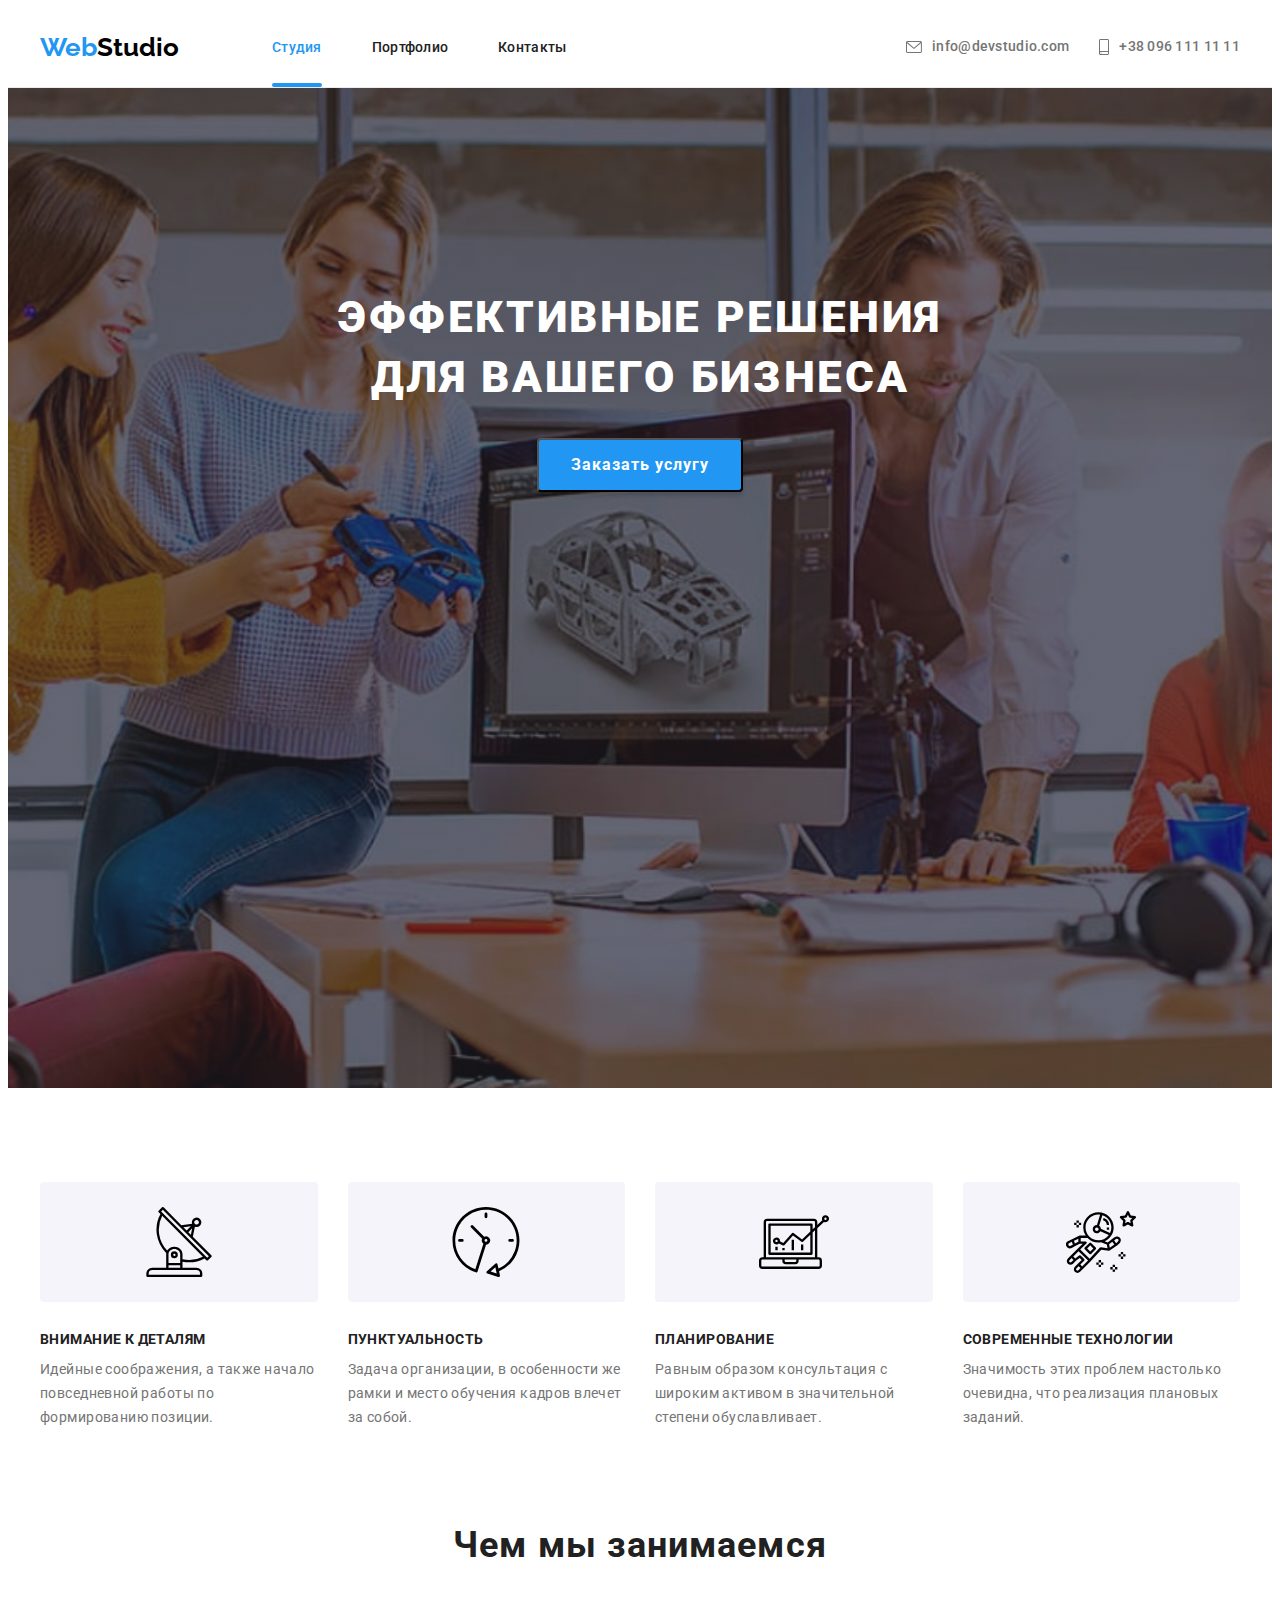
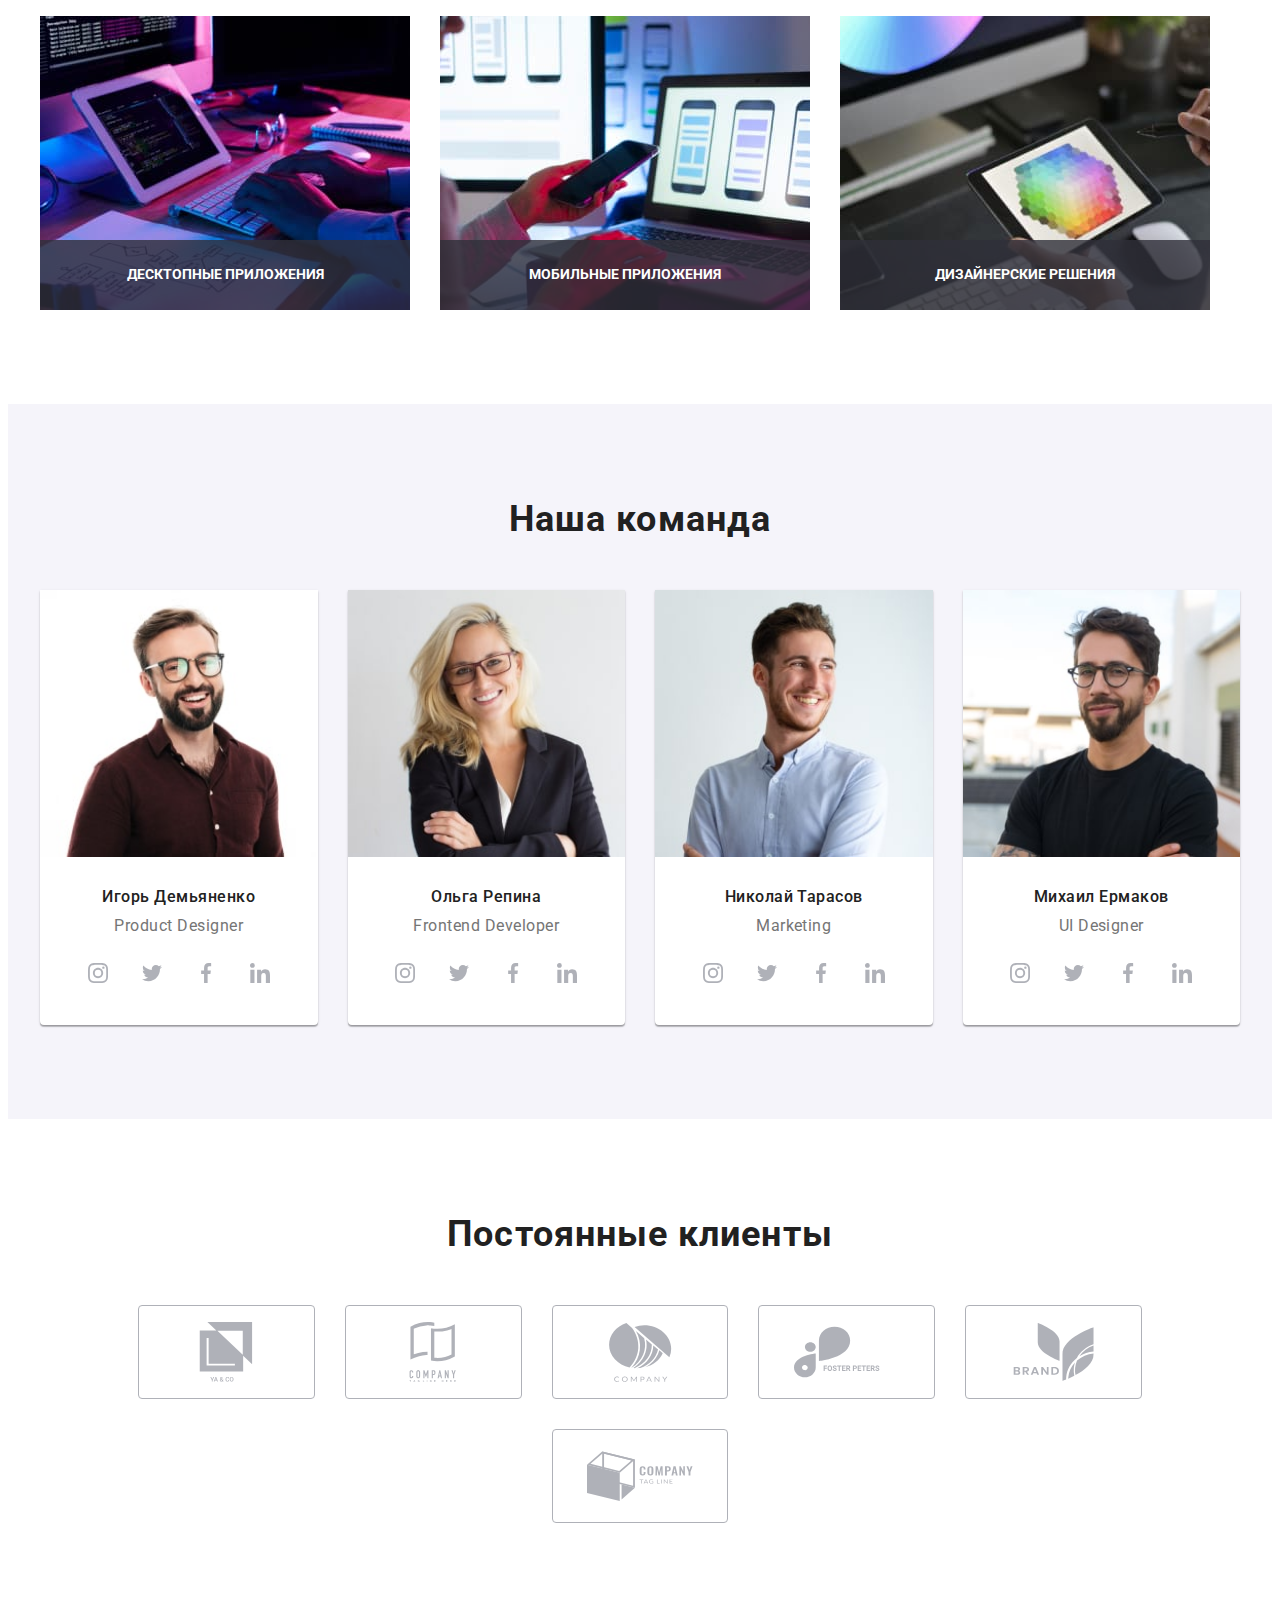
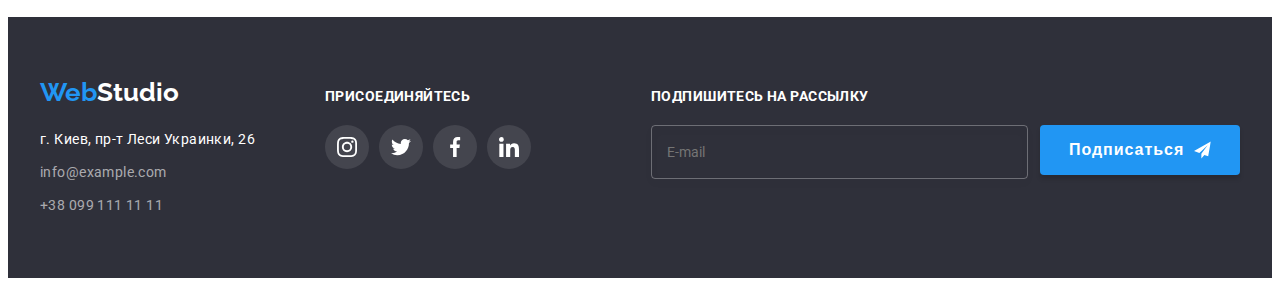
<file: index.html>
<!DOCTYPE html>
<html lang="ru">
  <head>
    <meta charset="UTF-8" />
    <meta http-equiv="X-UA-Compatible" content="IE=edge" />
    <meta name="viewport" content="width=device-width, initial-scale=1.0" />
    <link rel="preconnect" href="https://fonts.googleapis.com" />
    <link rel="preconnect" href="https://fonts.gstatic.com" crossorigin />
    <link
      href="https://fonts.googleapis.com/css2?family=Raleway:wght@700&family=Roboto:wght@400;500;700;900&display=swap"
      rel="stylesheet"
    />
    <title>Студия</title>
    <link
      rel="stylesheet"
      href="https://cdnjs.cloudflare.com/ajax/libs/modern-normalize/1.1.0/modern-normalize.min.css"
      integrity="sha512-wpPYUAdjBVSE4KJnH1VR1HeZfpl1ub8YT/NKx4PuQ5NmX2tKuGu6U/JRp5y+Y8XG2tV+wKQpNHVUX03MfMFn9Q=="
      crossorigin="anonymous"
      referrerpolicy="no-referrer"
    />
    <link rel="stylesheet" href="./css/main.min.css" />
  </head>
  <body>
    <!-- шапка сайта -->
    <header class="header">
      <div class="container main-head">
        <nav class="nav main-head">
          <a lang="en" href="/index.html" class="logo logo--margin-color link">
            <span class="logo__part">Web</span>Studio
          </a>

          <ul class="nav__list list">
            <li class="nav__item">
              <a href="./index.html" class="nav__link current link">Студия</a>
            </li>
            <li class="nav__item">
              <a href="portfolio.html" class="nav__link link">Портфолио</a>
            </li>
            <li class="nav__item">
              <a href="" class="nav__link link">Контакты</a>
            </li>
          </ul>
        </nav>

        <ul class="contacts list">
          <li class="contacts__item">
            <a
              href="mailto:info@devstudio.com"
              class="contacts__link link"
            >
              <svg class="contacts__svg" width="16" height="12">
                <use href="./images/icons.svg#envelope"></use>
              </svg>
              info@devstudio.com</a
            >
          </li>
          <li class="contacts__item">
            <a href="tel:+380961111111" class="contacts__link link" >
              <svg class="contacts__svg" width="10" height="16">
                <use href="./images/icons.svg#smartphone"></use>
              </svg>
              +38 096 111 11 11</a
            >
          </li>
        </ul>
        <button type="button" class="menu-open-btn">
          <svg width="40" height="40">
            <use href="./images/icons.svg#icon-open-menu"></use>
          </svg>
        </button>
      </div>
      <div class="mob-menu is-hidden">
        <div class="container">
          <div class="mob-menu__top">
            <button type="button" class="menu-close-btn">
              <svg width="40" height="40">
                <use href="./images/icons.svg#icon-close-menu"></use>
              </svg>
            </button>
            <ul class="mob-menu__list list">
              <li class="mob-menu__item">
                <a href="" class="mob-menu__link link current">Студия</a>
              </li>
              <li class="mob-menu__item">
                <a href="./portfolio.html" class="mob-menu__link link"
                  >Портфолио</a
                >
              </li>
              <li class="mob-menu__item">
                <a href="" class="mob-menu__link link">Контакты</a>
              </li>
            </ul>
          </div>
          <div class="mob-menu__bottom">
            <ul class="mob-menu-contacts list">
              <li class="mob-menu-contacts__item">
                <a href="tel:+380961111111" class="mob-menu-contacts__tel link">
                  +38 096 111 11 11</a
                >
              </li>
              <li class="mob-menu-contacts__item">
                <a
                  href="mailto:info@devstudio.com"
                  class="mob-menu-contacts__mail link"
                >
                  info@devstudio.com</a
                >
              </li>
            </ul>
            <ul class="mob-menu-soc list">
              <li class="mob-menu-soc__item">
                <a href="" class="mob-menu-soc__link link">Instagram</a>
              </li>
              <li class="mob-menu-soc__item">
                <a href="" class="mob-menu-soc__link link">Twitter</a>
              </li>
              <li class="mob-menu-soc__item">
                <a href="" class="mob-menu-soc__link link">Facebook</a>
              </li>
              <li class="mob-menu-soc__item">
                <a href="" class="mob-menu-soc__link link">LinkedIn</a>
              </li>
            </ul>
          </div>
        </div>
      </div>
    </header>

    <!-- герой -->
    <main>
      <div class="overlay">
        <section class="hero">
          <div class="container">
            <h1 class="hero__title">
              Эффективные решения <br />
              для вашего бизнеса
            </h1>
            <button type="button" class="hero__button" data-modal-open>
              Заказать услугу
            </button>
          </div>
        </section>
      </div>
      <!-- Особенности -->
      <section class="features">
        <div class="container">
          <h2 class="visually-hidden">О нас</h2>
          <ul class="features__list list">
            <li class="features__item">
              <div class="features__box">
                <svg class="features__icon" width="70" height="70">
                  <use href="./images/icons.svg#antenna"></use>
                </svg>
              </div>
              <h3 class="features__title">Внимание к деталям</h3>
              <p class="features__text">
                Идейные соображения, а также начало повседневной работы по
                формированию позиции.
              </p>
            </li>
            <li class="features__item">
              <div class="features__box">
                <svg class="features__icon" width="70" height="70">
                  <use href="./images/icons.svg#clock"></use>
                </svg>
              </div>
              <h3 class="features__title">Пунктуальность</h3>
              <p class="features__text">
                Задача организации, в особенности же рамки и место обучения
                кадров влечет за собой.
              </p>
            </li>
            <li class="features__item">
              <div class="features__box">
                <svg class="features__icon" width="70" height="70">
                  <use href="./images/icons.svg#diagram"></use>
                </svg>
              </div>
              <h3 class="features__title">Планирование</h3>
              <p class="features__text">
                Равным образом консультация с широким активом в значительной
                степени обуславливает.
              </p>
            </li>
            <li class="features__item">
              <div class="features__box">
                <svg class="features__icon" width="70" height="70">
                  <use href="./images/icons.svg#astronaut"></use>
                </svg>
              </div>
              <h3 class="features__title">Современные технологии</h3>
              <p class="features__text">
                Значимость этих проблем настолько очевидна, что реализация
                плановых заданий.
              </p>
            </li>
          </ul>
        </div>
      </section>

      <section class="work">
        <div class="container">
          <h2 class="work__title">Чем мы занимаемся</h2>
          <ul class="work__list list">
            <li class="work__item">
              <img
                srcset="
                  ./images/first-work-1x.jpg  1x,
                  ./images/first-work-2x.jpeg 2x
                "
                src="./images/first-work-1x.jpg"
                alt="разработка сайтов"
                width="370"
                height="294"
              />
              <div class="work__top">
                <h3 class="work__variants">Десктопные приложения</h3>
              </div>
            </li>
            <li class="work__item">
              <img
                srcset="
                  ./images/second-work-1x.jpg  1x,
                  ./images/second-work-2x.jpeg 2x
                "
                src="./images/second-work-1x.jpg"
                alt="разработка мобильных приложений"
                width="370"
                height="294"
              />
              <div class="work__top">
                <h3 class="work__variants">Мобильные приложения</h3>
              </div>
            </li>
            <li class="work__item">
              <img
                srcset="
                  ./images/third-work-1x.jpg  1x,
                  ./images/third-work-2x.jpeg 2x
                "
                src="./images/third-work-1x.jpg"
                alt="разработка дизайна"
                width="370"
                height="294"
              />
              <div class="work__top">
                <h3 class="work__variants">Дизайнерские решения</h3>
              </div>
            </li>
          </ul>
        </div>
      </section>

      <!-- Наша команда -->
      <section class="masters">
        <div class="container">
          <h2 class="masters__title">Наша команда</h2>
          <ul class="card-list list">
            <li class="card-list__item">
              <div class="card-list__top-wrap">
                <picture>
                  <source
                    srcset="
                      ./images/1-master-desktop-1x.jpeg 1x,
                      ./images/1-master-desktop-2x.jpeg 2x
                    "
                    media="(min-width: 1200px)"
                  />
                  <source
                    srcset="
                      ./images/1-master-tab-1x.jpeg 1x,
                      ./images/1-master-tab-2x.jpeg 2x
                    "
                    media="(min-width: 768px)"
                  />
                  <source
                    srcset="
                      ./images/1-master-mob-1x.jpeg 1x,
                      ./images/1-master-mob-2x.jpeg 2x
                    "
                    media="(min-width: 480px)"
                  />
                  <img
                    src="./images/1-master-mob-1x.jpeg"
                    alt="Игорь Демьяненко"
                    width="270"
                  />
                </picture>
              </div>
              <div class="profile">
                <h3 class="profile__item-title">Игорь Демьяненко</h3>
                <p lang="en" class="profile__item-text">Product Designer</p>
                <ul class="socials list">
                  <li class="socials__item">
                    <a href="" class="socials__link link">
                      <svg class="socials__icon" width="20" height="20">
                        <use href="./images/icons.svg#instagram"></use>
                      </svg>
                    </a>
                  </li>
                  <li class="socials__item">
                    <a href="" class="socials__link link">
                      <svg class="socials__icon" width="20" height="20">
                        <use href="./images/icons.svg#twitter"></use>
                      </svg>
                    </a>
                  </li>
                  <li class="socials__item">
                    <a href="" class="socials__link link">
                      <svg class="socials__icon" width="20" height="20">
                        <use href="./images/icons.svg#facebook"></use>
                      </svg>
                    </a>
                  </li>
                  <li class="socials__item">
                    <a href="" class="socials__link link">
                      <svg class="socials__icon" width="20" height="20">
                        <use href="./images/icons.svg#linkedin"></use>
                      </svg>
                    </a>
                  </li>
                </ul>
              </div>
            </li>
            <li class="card-list__item">
              <div class="card-list__top-wrap">
                <picture>
                  <source
                    srcset="
                      ./images/2-master-desktop-1x.jpeg 1x,
                      ./images/2-master-desktop-2x.jpeg 2x
                    "
                    media="(min-width: 1200px)"
                  />
                  <source
                    srcset="
                      ./images/2-master-tab-1x.jpeg 1x,
                      ./images/2-master-tab-2x.jpeg 2x
                    "
                    media="(min-width: 768px)"
                  />
                  <source
                    srcset="
                      ./images/2-master-mob-1x.jpeg 1x,
                      ./images/2-master-mob-2x.jpeg 2x
                    "
                    media="(min-width: 480px)"
                  />
                  <img
                    src="./images/2-master-mob-1x.jpeg"
                    alt="Ольга Репина"
                    width="270"
                  />
                </picture>
              </div>
              <div class="profile">
                <h3 class="profile__item-title">Ольга Репина</h3>
                <p lang="en" class="profile__item-text">Frontend Developer</p>
                <ul class="socials list">
                  <li class="socials__item">
                    <a href="" class="socials__link link">
                      <svg class="socials__icon" width="20" height="20">
                        <use href="./images/icons.svg#instagram"></use>
                      </svg>
                    </a>
                  </li>
                  <li class="socials__item">
                    <a href="" class="socials__link link">
                      <svg class="socials__icon" width="20" height="20">
                        <use href="./images/icons.svg#twitter"></use>
                      </svg>
                    </a>
                  </li>
                  <li class="socials__item">
                    <a href="" class="socials__link link">
                      <svg class="socials__icon" width="20" height="20">
                        <use href="./images/icons.svg#facebook"></use>
                      </svg>
                    </a>
                  </li>
                  <li class="socials__item">
                    <a href="" class="socials__link link">
                      <svg class="socials__icon" width="20" height="20">
                        <use href="./images/icons.svg#linkedin"></use>
                      </svg>
                    </a>
                  </li>
                </ul>
              </div>
            </li>
            <li class="card-list__item">
              <div class="card-list__top-wrap">
                <picture>
                  <source
                    srcset="
                      ./images/3-master-desktop-1x.jpeg 1x,
                      ./images/3-master-desktop-2x.jpeg 2x
                    "
                    media="(min-width: 1200px)"
                  />
                  <source
                    srcset="
                      ./images/3-master-tab-1x.jpeg 1x,
                      ./images/3-master-tab-2x.jpeg 2x
                    "
                    media="(min-width: 768px)"
                  />
                  <source
                    srcset="
                      ./images/3-master-mob-1x.jpeg 1x,
                      ./images/3-master-mob-2x.jpeg 2x
                    "
                    media="(min-width: 480px)"
                  />
                  <img
                    src="./images/3-master-mob-1x.jpeg"
                    alt="Николай Тарасов"
                    width="270"
                  />
                </picture>
              </div>
              <div class="profile">
                <h3 class="profile__item-title">Николай Тарасов</h3>
                <p lang="en" class="profile__item-text">Marketing</p>
                <ul class="socials list">
                  <li class="socials__item">
                    <a href="" class="socials__link link">
                      <svg class="socials__icon" width="20" height="20">
                        <use href="./images/icons.svg#instagram"></use>
                      </svg>
                    </a>
                  </li>
                  <li class="socials__item">
                    <a href="" class="socials__link link">
                      <svg class="socials__icon" width="20" height="20">
                        <use href="./images/icons.svg#twitter"></use>
                      </svg>
                    </a>
                  </li>
                  <li class="socials__item">
                    <a href="" class="socials__link link">
                      <svg class="socials__icon" width="20" height="20">
                        <use href="./images/icons.svg#facebook"></use>
                      </svg>
                    </a>
                  </li>
                  <li class="socials__item">
                    <a href="" class="socials__link link">
                      <svg class="socials__icon" width="20" height="20">
                        <use href="./images/icons.svg#linkedin"></use>
                      </svg>
                    </a>
                  </li>
                </ul>
              </div>
            </li>
            <li class="card-list__item">
              <div class="card-list__top-wrap">
                <picture>
                  <source
                    srcset="
                      ./images/4-master-desktop-1x.jpeg 1x,
                      ./images/4-master-desktop-2x.jpeg 2x
                    "
                    media="(min-width: 1200px)"
                  />
                  <source
                    srcset="
                      ./images/4-master-tab-1x.jpeg 1x,
                      ./images/4-master-tab-2x.jpeg 2x
                    "
                    media="(min-width: 768px)"
                  />
                  <source
                    srcset="
                      ./images/4-master-mob-1x.jpeg 1x,
                      ./images/4-master-mob-2x.jpeg 2x
                    "
                    media="(min-width: 480px)"
                  />
                  <img
                    src="./images/4-master-desktop-1x.jpeg"
                    alt="Михаил Ермаков"
                    width="270"
                  />
                </picture>
              </div>
              <div class="profile">
                <h3 class="profile__item-title">Михаил Ермаков</h3>
                <p lang="en" class="profile__item-text">UI Designer</p>
                <ul class="socials list">
                  <li class="socials__item">
                    <a href="" class="socials__link link">
                      <svg class="socials__icon" width="20" height="20">
                        <use href="./images/icons.svg#instagram"></use>
                      </svg>
                    </a>
                  </li>
                  <li class="socials__item">
                    <a href="" class="socials__link link">
                      <svg class="socials__icon" width="20" height="20">
                        <use href="./images/icons.svg#twitter"></use>
                      </svg>
                    </a>
                  </li>
                  <li class="socials__item">
                    <a href="" class="socials__link link">
                      <svg class="socials__icon" width="20" height="20">
                        <use href="./images/icons.svg#facebook"></use>
                      </svg>
                    </a>
                  </li>
                  <li class="socials__item">
                    <a href="" class="socials__link link">
                      <svg class="socials__icon" width="20" height="20">
                        <use href="./images/icons.svg#linkedin"></use>
                      </svg>
                    </a>
                  </li>
                </ul>
              </div>
            </li>
          </ul>
        </div>
      </section>

      <!-- Clients -->
      <section class="clients">
        <div class="container">
          <h2 class="clients__title">Постоянные клиенты</h2>
          <ul class="clients__list">
            <li class="clients__item link">
              <a href="" class="clients__link link">
                <svg class="clients__icon" width="106" height="60">
                  <use href="./images/icons.svg#first-company"></use>
                </svg>
              </a>
            </li>
            <li class="clients__item list">
              <a href="" class="clients__link link">
                <svg class="clients__icon" width="106" height="60">
                  <use href="./images/icons.svg#second-company"></use>
                </svg>
              </a>
            </li>
            <li class="clients__item list">
              <a href="" class="clients__link link">
                <svg class="clients__icon" width="106" height="60">
                  <use href="./images/icons.svg#third-company"></use>
                </svg>
              </a>
            </li>
            <li class="clients__item list">
              <a href="" class="clients__link link">
                <svg class="clients__icon" width="106" height="60">
                  <use href="./images/icons.svg#fourth-company"></use>
                </svg>
              </a>
            </li>
            <li class="clients__item list">
              <a href="" class="clients__link link">
                <svg class="clients__icon" width="106" height="60">
                  <use href="./images/icons.svg#fifth-company"></use>
                </svg>
              </a>
            </li>
            <li class="clients__item list">
              <a href="" class="clients__link link">
                <svg class="clients__icon" width="106" height="60">
                  <use href="./images/icons.svg#sixth-company"></use>
                </svg>
              </a>
            </li>
          </ul>
        </div>
      </section>
    </main>

    <!-- Футер -->
    <footer class="footer">
      <div class="container main-footer">
        <div>
          <a lang="en" href="" class="logo logo--footer link">
            <span class="logo__part">Web</span>Studio</a
          >
          <address class="address">
            <ul class="address__list list">
              <li class="address__item">
                <a
                  href="https://goo.gl/maps/uECxK9UDxvSxDsX19"
                  target="_blank"
                  class="address__location link"
                  rel="noopener nofollow noreferrer"
                >
                  г. Киев, пр-т Леси Украинки, 26</a
                >
              </li>
              <li class="address__item">
                <a href="mailto:info@example.com" class="address__link link"
                  >info@example.com</a
                >
              </li>
              <li class="address__item">
                <a href="tel:+380991111111" class="address__link link"
                  >+38 099 111 11 11</a
                >
              </li>
            </ul>
          </address>
        </div>

        <div class="join">
          <h2 class="join__title">ПРИСОЕДИНЯЙТЕСЬ</h2>
          <ul class="socials list">
            <li class="socials__item list">
              <a href="" class="socials__link socials__link--color-transition link">
                <svg class="socials__icon" width="20" height="20">
                  <use href="./images/icons.svg#instagram"></use>
                </svg>
              </a>
            </li>
            <li class="socials__item list">
              <a href="" class="socials__link socials__link--color-transition link">
                <svg class="socials__icon" width="20" height="20">
                  <use href="./images/icons.svg#twitter"></use>
                </svg>
              </a>
            </li>
            <li class="socials__item list">
              <a href="" class="socials__link socials__link--color-transition link">
                <svg class="socials__icon" width="20" height="20">
                  <use href="./images/icons.svg#facebook"></use>
                </svg>
              </a>
            </li>
            <li class="socials__item list">
              <a href="" class="socials__link socials__link--color-transition link">
                <svg class="socials__icon" width="20" height="20">
                  <use href="./images/icons.svg#linkedin"></use>
                </svg>
              </a>
            </li>
          </ul>
        </div>

        <div class="subscribe">
          <h2 class="subscribe__title">Подпишитесь на рассылку</h2>
          <form class="subscribe-form">
            <input
              type="email"
              class="subscribe-form__input"
              name="subscribe-input-email"
              id="subscribe-label"
              placeholder=" "
            />
            <label for="subscribe-label" class="subscribe-form__label">E-mail</label>
            <button type="submit" class="subscribe-btn">
              Подписаться
              <svg width="24" height="24" class="subscribe-btn__icon">
                <use href="./images/icons.svg#icon-send"></use>
              </svg>
            </button>
          </form>
        </div>
      </div>
    </footer>

    <div class="backdrop is-hidden" data-modal>
      <div class="modal">
        <button type="button" class="modal__close-btn" data-modal-close>
          <svg class="close-icon" width="18" height="18">
            <use href="./images/icons.svg#close-black-18dp-2-1"></use>
          </svg>
        </button>
        <p class="modal__title">Оставьте свои данные, мы вам перезвоним</p>
        <form>
          <div class="modal__field">
            <label for="user-name" class="modal__label">Имя</label>
            <div class="modal__input-wrap">
              <input
                type="text"
                class="modal__input"
                name="user-name"
                id="user-name"
              />
              <svg class="modal__icon" width="18" height="18">
                <use href="./images/icons.svg#person-black"></use>
              </svg>
            </div>
          </div>
          <div class="modal__field">
            <label for="user-tel" class="modal-label">Телефон</label>
            <div class="modal__input-wrap">
              <input
                type="tel"
                class="modal__input"
                name="user-tel"
                id="user-tel"
              />
              <svg class="modal__icon" width="18" height="18">
                <use href="./images/icons.svg#phone-black"></use>
              </svg>
            </div>
          </div>
          <div class="modal__field">
            <label for="user-email" class="modal__label">Почта</label>
            <div class="modal__input-wrap">
              <input
                type="email"
                class="modal__input"
                name="user-email"
                id="user-email"
              />
              <svg class="modal__icon" width="18" height="18">
                <use href="./images/icons.svg#email-black"></use>
              </svg>
            </div>
          </div>
          <div class="modal__commentbox">
            <label for="user-text" class="modal__label">Комментарий</label>
            <textarea
              name="user-text"
              id="user-text"
              class="modal__text"
              placeholder="Введите текст"
            ></textarea>
          </div>

          <div class="modal__checkbox">
            <input
              type="checkbox"
              name="privacy"
              value="true"
              class="modal__check visually-hidden"
              id="privacy"
            />
            <label for="privacy" class="modal__check-text">
              <span> Соглашаюсь с рассылкой и принимаю</span>
              <a href="" class="modal__label-part"> Условия договора</a>
            </label>
          </div>
          <div class="modal__button">
            <button type="submit" class="modal__btn">Отправить</button>
          </div>
        </form>
      </div>
    </div>
    <script src="./js/modal.js"></script>
    <script src="./js/menu.js"></script>
  </body>
</html>
</file>
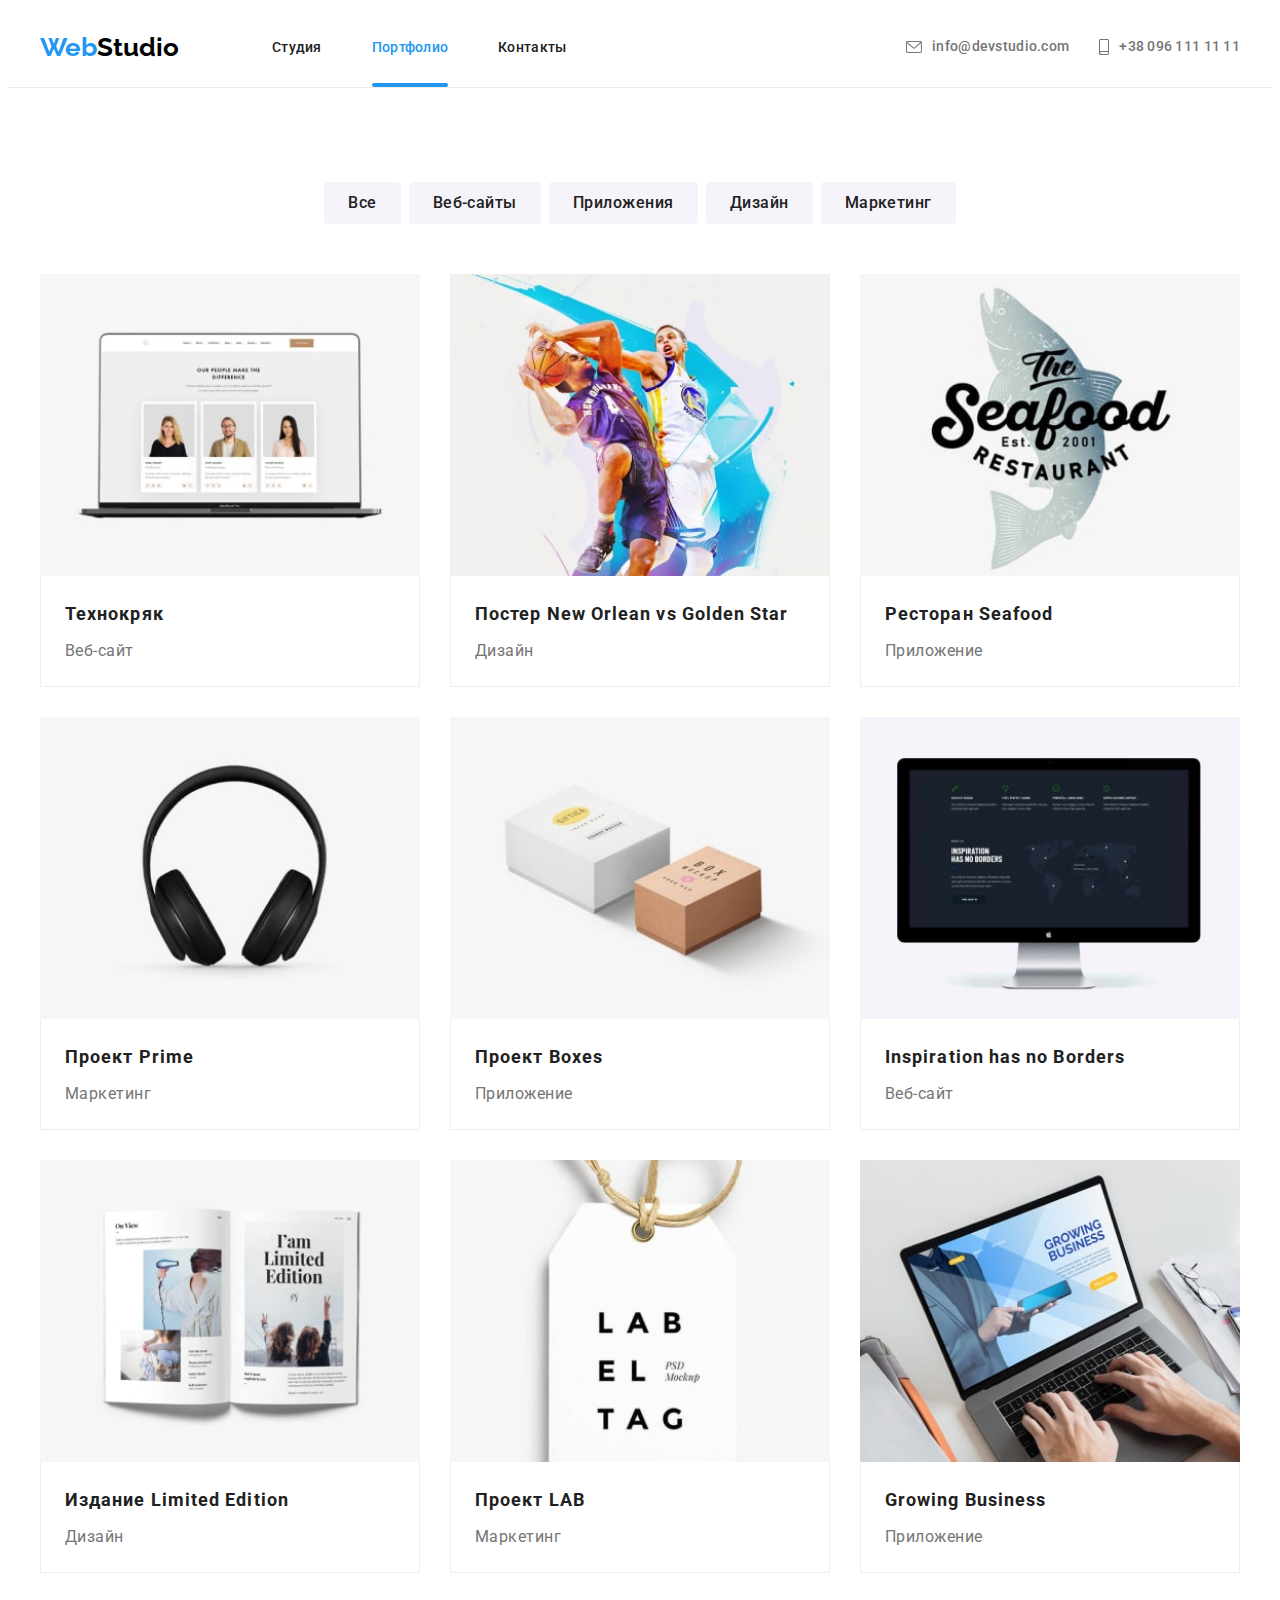
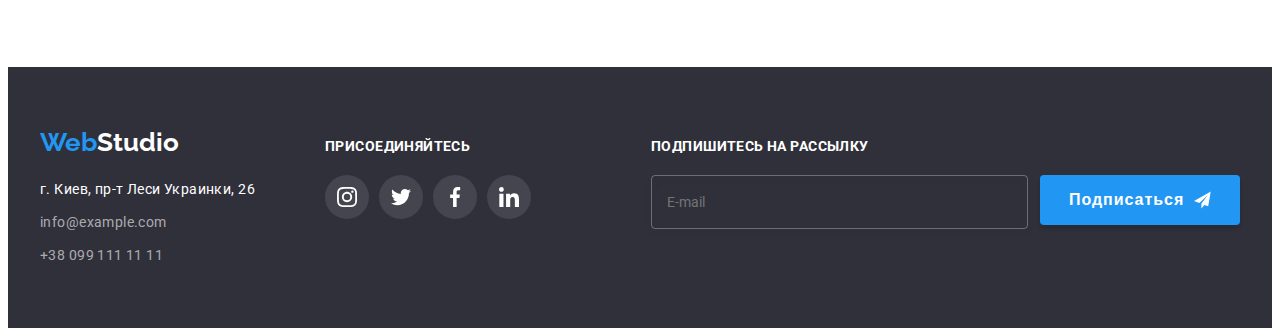
<file: portfolio.html>
<!DOCTYPE html>
<html lang="ru">
  <head>
    <meta charset="UTF-8" />
    <meta http-equiv="X-UA-Compatible" content="IE=edge" />
    <meta name="viewport" content="width=device-width, initial-scale=1.0" />
    <link rel="preconnect" href="https://fonts.googleapis.com" />
    <link rel="preconnect" href="https://fonts.gstatic.com" crossorigin />
    <link
      href="https://fonts.googleapis.com/css2?family=Raleway:wght@700&family=Roboto:wght@400;500;700;900&display=swap"
      rel="stylesheet"
    />
    <title>Портфолио</title>
    <link
      rel="stylesheet"
      href="https://cdnjs.cloudflare.com/ajax/libs/modern-normalize/1.1.0/modern-normalize.min.css"
      integrity="sha512-wpPYUAdjBVSE4KJnH1VR1HeZfpl1ub8YT/NKx4PuQ5NmX2tKuGu6U/JRp5y+Y8XG2tV+wKQpNHVUX03MfMFn9Q=="
      crossorigin="anonymous"
      referrerpolicy="no-referrer"
    />
    <link rel="stylesheet" href="./css/main.min.css" />
  </head>
  <body>
    <!-- шапка сайта -->
    <header class="header">
      <div class="container main-head">
        <nav class="nav main-head">
          <a lang="en" href="/index.html" class="logo logo--margin-color link">
            <span class="logo__part">Web</span>Studio
          </a>

          <ul class="nav__list list">
            <li class="nav__item">
              <a href="./index.html" class="nav__link link">Студия</a>
            </li>
            <li class="nav__item">
              <a href="portfolio.html" class="nav__link current link">Портфолио</a>
            </li>
            <li class="nav__item">
              <a href="" class="nav__link link">Контакты</a>
            </li>
          </ul>
        </nav>

        <ul class="contacts list">
          <li class="contacts__item">
            <a href="mailto:info@devstudio.com" class="contacts__link link">
              <svg class="contacts__svg" width="16" height="12">
                <use href="./images/icons.svg#envelope"></use>
              </svg>
              info@devstudio.com</a
            >
          </li>
          <li class="contacts__item">
            <a href="tel:+380961111111" class="contacts__link link">
              <svg class="contacts__svg" width="10" height="16">
                <use href="./images/icons.svg#smartphone"></use>
              </svg>
              +38 096 111 11 11</a
            >
          </li>
        </ul>
        <button type="button" class="menu-open-btn">
          <svg width="40" height="40">
            <use href="./images/icons.svg#icon-open-menu"></use>
          </svg>
        </button>
      </div>
      <div class="mob-menu is-hidden">
        <div class="container">
          <div class="mob-menu__top">
            <button type="button" class="menu-close-btn">
              <svg width="40" height="40">
                <use href="./images/icons.svg#icon-close-menu"></use>
              </svg>
            </button>
            <ul class="mob-menu__list list">
              <li class="mob-menu__item">
                <a href="./index.html" class="mob-menu__link link current">Студия</a>
              </li>
              <li class="mob-menu__item">
                <a href="" class="mob-menu__link link"
                  >Портфолио</a
                >
              </li>
              <li class="mob-menu__item">
                <a href="" class="mob-menu__link link">Контакты</a>
              </li>
            </ul>
          </div>
          <div class="mob-menu__bottom">
            <ul class="mob-menu-contacts list">
              <li class="mob-menu-contacts__item">
                <a href="tel:+380961111111" class="mob-menu-contacts__tel link">
                  +38 096 111 11 11</a
                >
              </li>
              <li class="mob-menu-contacts__item">
                <a
                  href="mailto:info@devstudio.com"
                  class="mob-menu-contacts__mail link"
                >
                  info@devstudio.com</a
                >
              </li>
            </ul>
            <ul class="mob-menu-soc list">
              <li class="mob-menu-soc__item">
                <a href="" class="mob-menu-soc__link link">Instagram</a>
              </li>
              <li class="mob-menu-soc__item">
                <a href="" class="mob-menu-soc__link link">Twitter</a>
              </li>
              <li class="mob-menu-soc__item">
                <a href="" class="mob-menu-soc__link link">Facebook</a>
              </li>
              <li class="mob-menu-soc__item">
                <a href="" class="mob-menu-soc__link link">LinkedIn</a>
              </li>
            </ul>
          </div>
        </div>
      </div>
    </header>

    <!-- -------- portfolio main------------  -->
    <main>
      <section class="section">
        <div class="container">
          <h1 class="visually-hidden">portfolio</h1>
          <ul class="works-nav list">
            <li class="works-nav__item">
              <button type="button" class="works-nav__button">Все</button>
            </li>
            <li class="works-nav__item">
              <button type="button" class="works-nav__button">Веб-сайты</button>
            </li>
            <li class="works-nav__item">
              <button type="button" class="works-nav__button">
                Приложения
              </button>
            </li>
            <li class="works-nav__item">
              <button type="button" class="works-nav__button">Дизайн</button>
            </li>
            <li class="works-nav__item">
              <button type="button" class="works-nav__button">Маркетинг</button>
            </li>
          </ul>

          <ul class="works-list list">
            <li class="works-list__item">
              <a href="" class="works-list__link link">
                <div class="box-works">
                  <picture>
                    <source
                      srcset="
                        ./images/1-portf-works-desktop-1x.jpeg 1x,
                        ./images/1-portf-works-desktop-2x.jpeg 2x
                      "
                      media="(min-width: 1200px)"
                    />
                    <source
                      srcset="
                        ./images/1-portf-works-tab-1x.jpeg 1x,
                        ./images/1-portf-works-tab-2x.jpeg 2x
                      "
                      media="(min-width: 768px)"
                    />
                    <source
                      srcset="
                        ./images/1-portf-works-mob-1x.jpeg 1x,
                        ./images/1-portf-works-mob-2x.jpeg 2x
                      "
                      media="(min-width: 480px)"
                    />
                    <img
                      src="./images/1-portf-works-mob-1x.jpeg"
                      alt="Технокряк"
                      width="450"
                    />
                  </picture>

                  <p class="box-works__text">
                    Ресурс предлагает комплексные предложения с разным уровнем
                    функционала и сервисов. Все это позволит посетителю получить
                    исчерпывающие сведения о компании или частном лице.
                  </p>
                </div>
                <div class="project">
                  <h2 class="project__title">Технокряк</h2>
                  <p class="project__text">Веб-сайт</p>
                </div></a
              >
            </li>

            <li class="works-list__item">
              <a href="" class="works-link link">
                <div class="box-works">
                  <picture>
                    <source
                      srcset="
                        ./images/2-portf-works-desktop-1x.jpeg 1x,
                        ./images/2-portf-works-desktop-2x.jpeg 2x
                      "
                      media="(min-width: 1200px)"
                    />
                    <source
                      srcset="
                        ./images/2-portf-works-tab-1x.jpeg 1x,
                        ./images/2-portf-works-tab-2x.jpeg 2x
                      "
                      media="(min-width: 768px)"
                    />
                    <source
                      srcset="
                        ./images/2-portf-works-mob-1x.jpeg 1x,
                        ./images/2-portf-works-mob-2x.jpeg 2x
                      "
                      media="(min-width: 480px)"
                    />
                    <img
                      src="./images/2-portf-works-mob-1x.jpeg"
                      alt="Постер New Orlean vs Golden
            Star"
                      width="450"
                    />
                  </picture>

                  <p class="box-works__text">
                    Ресурс предлагает комплексные предложения с разным уровнем
                    функционала и сервисов. Все это позволит посетителю получить
                    исчерпывающие сведения о компании или частном лице.
                  </p>
                </div>
                <div class="project">
                  <h2 class="project__title">
                    Постер New Orlean vs Golden Star
                  </h2>
                  <p class="project__text">Дизайн</p>
                </div></a
              >
            </li>

            <li class="works-list__item">
              <a href="" class="works-link link">
                <div class="box-works">
                  <picture>
                    <source
                      srcset="
                        ./images/3-portf-works-desktop-1x.jpeg 1x,
                        ./images/3-portf-works-desktop-2x.jpeg 2x
                      "
                      media="(min-width: 1200px)"
                    />
                    <source
                      srcset="
                        ./images/3-portf-works-tab-1x.jpeg 1x,
                        ./images/3-portf-works-tab-2x.jpeg 2x
                      "
                      media="(min-width: 768px)"
                    />
                    <source
                      srcset="
                        ./images/3-portf-works-mob-1x.jpeg 1x,
                        ./images/3-portf-works-mob-2x.jpeg 2x
                      "
                      media="(min-width: 480px)"
                    />
                    <img
                      src="./images/3-portf-works-mob-1x.jpeg"
                      alt="Ресторан Seafood"
                      width="450"
                    />
                  </picture>

                  <p class="box-works__text">
                    Ресурс предлагает комплексные предложения с разным уровнем
                    функционала и сервисов. Все это позволит посетителю получить
                    исчерпывающие сведения о компании или частном лице.
                  </p>
                </div>
                <div class="project">
                  <h2 class="project__title">Ресторан Seafood</h2>
                  <p class="project__text">Приложение</p>
                </div></a
              >
            </li>

            <li class="works-list__item">
              <a href="" class="works-link link">
                <div class="box-works">
                  <picture>
                    <source
                      srcset="
                        ./images/4-portf-works-desktop-1x.jpeg 1x,
                        ./images/4-portf-works-desktop-2x.jpeg 2x
                      "
                      media="(min-width: 1200px)"
                    />
                    <source
                      srcset="
                        ./images/4-portf-works-tab-1x.jpeg 1x,
                        ./images/4-portf-works-tab-2x.jpeg 2x
                      "
                      media="(min-width: 768px)"
                    />
                    <source
                      srcset="
                        ./images/4-portf-works-mob-1x.jpeg 1x,
                        ./images/4-portf-works-mob-2x.jpeg 2x
                      "
                      media="(min-width: 480px)"
                    />
                    <img
                      src="./images/4-portf-works-mob-1x.jpeg"
                      alt="Проект Prime"
                      width="450"
                    />
                  </picture>

                  <p class="box-works__text">
                    Ресурс предлагает комплексные предложения с разным уровнем
                    функционала и сервисов. Все это позволит посетителю получить
                    исчерпывающие сведения о компании или частном лице.
                  </p>
                </div>
                <div class="project">
                  <h2 class="project__title">Проект Prime</h2>
                  <p class="project__text">Маркетинг</p>
                </div></a
              >
            </li>

            <li class="works-list__item">
              <a href="" class="works-link link">
                <div class="box-works">
                  <picture>
                    <source
                      srcset="
                        ./images/5-portf-works-desktop-1x.jpeg 1x,
                        ./images/5-portf-works-desktop-2x.jpeg 2x
                      "
                      media="(min-width: 1200px)"
                    />
                    <source
                      srcset="
                        ./images/5-portf-works-tab-1x.jpeg 1x,
                        ./images/5-portf-works-tab-2x.jpeg 2x
                      "
                      media="(min-width: 768px)"
                    />
                    <source
                      srcset="
                        ./images/5-portf-works-mob-1x.jpeg 1x,
                        ./images/5-portf-works-mob-2x.jpeg 2x
                      "
                      media="(min-width: 480px)"
                    />
                    <img
                      src="./images/5-portf-works-mob-1x.jpeg"
                      alt="Проект Boxes"
                      width="450"
                    />
                  </picture>

                  <p class="box-works__text">
                    Ресурс предлагает комплексные предложения с разным уровнем
                    функционала и сервисов. Все это позволит посетителю получить
                    исчерпывающие сведения о компании или частном лице.
                  </p>
                </div>
                <div class="project">
                  <h2 class="project__title">Проект Boxes</h2>
                  <p class="project__text">Приложение</p>
                </div></a
              >
            </li>

            <li class="works-list__item">
              <a href="" class="works-link link">
                <div class="box-works">
                  <picture>
                    <source
                      srcset="
                        ./images/6-portf-works-desktop-1x.jpeg 1x,
                        ./images/6-portf-works-desktop-2x.jpeg 2x
                      "
                      media="(min-width: 1200px)"
                    />
                    <source
                      srcset="
                        ./images/6-portf-works-tab-1x.jpeg 1x,
                        ./images/6-portf-works-tab-2x.jpeg 2x
                      "
                      media="(min-width: 768px)"
                    />
                    <source
                      srcset="
                        ./images/6-portf-works-mob-1x.jpeg 1x,
                        ./images/6-portf-works-mob-2x.jpeg 2x
                      "
                      media="(min-width: 480px)"
                    />
                    <img
                      src="./images/6-portf-works-mob-1x.jpeg"
                      alt="Inspiration has no Borders"
                      width="450"
                    />
                  </picture>

                  <p class="box-works__text">
                    Ресурс предлагает комплексные предложения с разным уровнем
                    функционала и сервисов. Все это позволит посетителю получить
                    исчерпывающие сведения о компании или частном лице.
                  </p>
                </div>
                <div class="project">
                  <h2 class="project__title">Inspiration has no Borders</h2>
                  <p class="project__text">Веб-сайт</p>
                </div></a
              >
            </li>

            <li class="works-list__item">
              <a href="" class="works-link link">
                <div class="box-works">
                  <picture>
                    <source
                      srcset="
                        ./images/7-portf-works-desktop-1x.jpeg 1x,
                        ./images/7-portf-works-desktop-2x.jpeg 2x
                      "
                      media="(min-width: 1200px)"
                    />
                    <source
                      srcset="
                        ./images/7-portf-works-tab-1x.jpeg 1x,
                        ./images/7-portf-works-tab-2x.jpeg 2x
                      "
                      media="(min-width: 768px)"
                    />
                    <source
                      srcset="
                        ./images/7-portf-works-mob-1x.jpeg 1x,
                        ./images/7-portf-works-mob-2x.jpeg 2x
                      "
                      media="(min-width: 480px)"
                    />
                    <img
                      src="./images/7-portf-works-mob-1x.jpeg"
                      alt="Издание Limited Edition"
                      width="450"
                    />
                  </picture>

                  <p class="box-works__text">
                    Ресурс предлагает комплексные предложения с разным уровнем
                    функционала и сервисов. Все это позволит посетителю получить
                    исчерпывающие сведения о компании или частном лице.
                  </p>
                </div>
                <div class="project">
                  <h2 class="project__title">Издание Limited Edition</h2>
                  <p class="project__text">Дизайн</p>
                </div></a
              >
            </li>

            <li class="works-list__item">
              <a href="" class="works-link link">
                <div class="box-works">
                  <picture>
                    <source
                      srcset="
                        ./images/8-portf-works-desktop-1x.jpeg 1x,
                        ./images/8-portf-works-desktop-2x.jpeg 2x
                      "
                      media="(min-width: 1200px)"
                    />
                    <source
                      srcset="
                        ./images/8-portf-works-tab-1x.jpeg 1x,
                        ./images/8-portf-works-tab-2x.jpeg 2x
                      "
                      media="(min-width: 768px)"
                    />
                    <source
                      srcset="
                        ./images/8-portf-works-mob-1x.jpeg 1x,
                        ./images/8-portf-works-mob-2x.jpeg 2x
                      "
                      media="(min-width: 480px)"
                    />
                    <img
                      src="./images/8-portf-works-mob-1x.jpeg"
                      alt="Проект LAB"
                      width="450"
                    />
                  </picture>

                  <p class="box-works__text">
                    Ресурс предлагает комплексные предложения с разным уровнем
                    функционала и сервисов. Все это позволит посетителю получить
                    исчерпывающие сведения о компании или частном лице.
                  </p>
                </div>
                <div class="project">
                  <h2 class="project__title">Проект LAB</h2>
                  <p class="project__text">Маркетинг</p>
                </div></a
              >
            </li>

            <li class="works-list__item">
              <a href="" class="works-link link">
                <div class="box-works">
                  <picture>
                    <source
                      srcset="
                        ./images/9-portf-works-desktop-1x.jpeg 1x,
                        ./images/9-portf-works-desktop-2x.jpeg 2x
                      "
                      media="(min-width: 1200px)"
                    />
                    <source
                      srcset="
                        ./images/9-portf-works-tab-1x.jpeg 1x,
                        ./images/9-portf-works-tab-2x.jpeg 2x
                      "
                      media="(min-width: 768px)"
                    />
                    <source
                      srcset="
                        ./images/9-portf-works-mob-1x.jpeg 1x,
                        ./images/9-portf-works-mob-2x.jpeg 2x
                      "
                      media="(min-width: 480px)"
                    />
                    <img
                      src="./images/9-portf-works-mob-1x.jpeg"
                      alt="Growing Business"
                      width="450"
                    />
                  </picture>

                  <p class="box-works__text">
                    Ресурс предлагает комплексные предложения с разным уровнем
                    функционала и сервисов. Все это позволит посетителю получить
                    исчерпывающие сведения о компании или частном лице.
                  </p>
                </div>
                <div class="project">
                  <h2 class="project__title">Growing Business</h2>
                  <p class="project__text">Приложение</p>
                </div></a
              >
            </li>
          </ul>
        </div>
      </section>
    </main>

    <!-- Футер -->
    <footer class="footer">
      <div class="container main-footer">
        <div>
          <a lang="en" href="" class="logo logo--footer link">
            <span class="logo__part">Web</span>Studio</a
          >
          <address class="address">
            <ul class="address__list list">
              <li class="address__item">
                <a
                  href="https://goo.gl/maps/uECxK9UDxvSxDsX19"
                  target="_blank"
                  class="address__location link"
                  rel="noopener nofollow noreferrer"
                >
                  г. Киев, пр-т Леси Украинки, 26</a
                >
              </li>
              <li class="address__item">
                <a href="mailto:info@example.com" class="address__link link"
                  >info@example.com</a
                >
              </li>
              <li class="address__item">
                <a href="tel:+380991111111" class="address__link link"
                  >+38 099 111 11 11</a
                >
              </li>
            </ul>
          </address>
        </div>

        <div class="join">
          <h2 class="join__title">ПРИСОЕДИНЯЙТЕСЬ</h2>
          <ul class="socials list">
            <li class="socials__item list">
              <a
                href=""
                class="socials__link socials__link--color-transition link"
              >
                <svg class="socials__icon" width="20" height="20">
                  <use href="./images/icons.svg#instagram"></use>
                </svg>
              </a>
            </li>
            <li class="socials__item list">
              <a
                href=""
                class="socials__link socials__link--color-transition link"
              >
                <svg class="socials__icon" width="20" height="20">
                  <use href="./images/icons.svg#twitter"></use>
                </svg>
              </a>
            </li>
            <li class="socials__item list">
              <a
                href=""
                class="socials__link socials__link--color-transition link"
              >
                <svg class="socials__icon" width="20" height="20">
                  <use href="./images/icons.svg#facebook"></use>
                </svg>
              </a>
            </li>
            <li class="socials__item list">
              <a
                href=""
                class="socials__link socials__link--color-transition link"
              >
                <svg class="socials__icon" width="20" height="20">
                  <use href="./images/icons.svg#linkedin"></use>
                </svg>
              </a>
            </li>
          </ul>
        </div>

        <div class="subscribe">
          <h2 class="subscribe__title">Подпишитесь на рассылку</h2>
          <form class="subscribe-form">
            <input
              type="email"
              class="subscribe-form__input"
              name="subscribe-input-email"
              id="subscribe-label"
              placeholder=" "
            />
            <label for="subscribe-label" class="subscribe-form__label"
              >E-mail</label
            >
            <button type="submit" class="subscribe-btn">
              Подписаться
              <svg width="24" height="24" class="subscribe-btn__icon">
                <use href="./images/icons.svg#icon-send"></use>
              </svg>
            </button>
          </form>
        </div>
      </div>
    </footer>
    <script src="./js/menu.js"></script>
  </body>
</html>
</file>
<file: css/main.min.css>
:root{--primary-text-color: #757575;--title-text-color: #212121;--accent-text-color: #2196f3;--hero-color: #2f303a;--white-color: #ffffff;--icon-color: #afb1b8}.visually-hidden{position:absolute;white-space:nowrap;width:1px;height:1px;overflow:hidden;border:0;padding:0;clip:rect(0 0 0 0);clip-path:inset(50%);margin:-1px}body{color:var(--primary-text-color);background-color:var(--white-color);font-family:"Roboto", sans-serif;font-size:14px}.list{padding:0;margin:0;list-style:none}.link{text-decoration:none}p,h1,h2,h3,h4,h5,h6{margin:0}ul,ol{margin:0;padding-left:0}img{display:block;max-width:100%;height:auto;width:100%}textarea{resize:none}.container{width:100%;padding-left:15px;padding-right:15px;margin:0 auto}@media screen and (min-width: 480px){.container{width:480px}}@media screen and (min-width: 768px){.container{width:768px}}@media screen and (min-width: 1200px){.container{width:1200px}}.header{position:relative;border-bottom:1px solid #ececec;padding-top:16px;padding-bottom:16px}@media screen and (min-width: 768px){.header{padding-top:21px;padding-bottom:21px}}@media screen and (min-width: 1200px){.header{padding-top:24px;padding-bottom:24px}}.main-head{display:flex;align-items:center}.nav__list{display:none}@media screen and (min-width: 768px){.nav__list{display:flex;margin-left:88px}}@media screen and (min-width: 1200px){.nav__list{display:flex;margin-left:93px}}.nav__item{margin-right:50px}.nav__item:last-child{margin-right:0}.nav__link{position:relative;padding-bottom:32px;font-weight:500;font-size:14px;line-height:1.14;letter-spacing:0.02em;color:var(--title-text-color);transition:color 250ms cubic-bezier(0.4, 0, 0.2, 1)}.nav__link.current::after{content:"";position:absolute;width:100%;height:4px;background-color:var(--accent-text-color);border-radius:2px;left:0;bottom:0}.nav__link:hover,.nav__link:focus{color:var(--accent-text-color)}.nav .link.current{color:var(--accent-text-color)}.menu-open-btn,.menu-close-btn{display:block;margin-left:auto;border:0;background-color:transparent}@media screen and (min-width: 768px){.menu-open-btn{display:none}}.menu-close-btn{position:absolute;right:15px;top:10px}.menu-open-btn:focus,.menu-close-btn:focus,.menu-open-btn:hover,.menu-close-btn:hover{fill:var(--accent-text-color)}.mob-menu{z-index:2;position:fixed;top:0;left:0;background-color:#ffffff;width:100vw;height:100vh;padding-top:48px;padding-bottom:48px;padding-left:25px}@media screen and (min-width: 768px){.mob-menu{display:none}}.mob-menu__link{font-weight:500;font-size:40px;line-height:1.17;letter-spacing:0.02em;color:var(--title-text-color)}.mob-menu__link.link.current{color:var(--accent-text-color)}.mob-menu__item{margin-bottom:32px}.mob-menu .container{display:flex;flex-direction:column;justify-content:space-between;height:100%;overflow-y:auto}.mob-menu-contacts{margin-bottom:64px}.mob-menu-contacts__tel{display:block;font-weight:500;font-size:34px;line-height:1.17;letter-spacing:0.02em;color:var(--accent-text-color)}.mob-menu-contacts__mail{display:block;font-weight:500;font-size:24px;line-height:1.16;color:var(--title-text-color);margin-top:32px}.mob-menu-soc{display:flex}.mob-menu-soc__link{font-weight:500;font-size:18px;line-height:1.22;letter-spacing:0.02em;color:var(--accent-text-color)}.mob-menu-soc__item{padding-left:10px}.mob-menu-soc__item:not(:last-child){padding-right:10px;border-right:1px solid rgba(33,33,33,0.2)}.mob-menu-soc__item:first-child{padding-left:0}.socials{display:flex;justify-content:center;margin-top:16px}.socials__item{width:44px;height:44px;margin-right:10px}.socials__item:last-child{margin-right:0}.socials__link{width:100%;height:100%;border-radius:50%;background-color:var(--white-color);display:flex;align-items:center;justify-content:center;color:var(--icon-color);transition:background-color 250ms cubic-bezier(0.4, 0, 0.2, 1),color 250ms cubic-bezier(0.4, 0, 0.2, 1)}.socials__link:hover,.socials__link:focus{background-color:var(--accent-text-color);color:var(--white-color)}.socials__link--bgcolor-transition{background-color:var(--white-color);color:var(--icon-color);transition:background-color 250ms cubic-bezier(0.4, 0, 0.2, 1),color 250ms cubic-bezier(0.4, 0, 0.2, 1)}.socials__link--color-transition{background:rgba(255,255,255,0.1);color:var(--white-color);transition:background-color 250ms cubic-bezier(0.4, 0, 0.2, 1)}.socials__icon{fill:currentColor}.logo{font-family:"Raleway", sans-serif;font-weight:700;font-size:24px;line-height:1.16}@media screen and (min-width: 1200px){.logo{font-weight:700;font-size:26px;line-height:1.19}}.logo--margin-color{color:#000000}.logo--footer{color:#ffffff;display:inline-block;margin-bottom:20px}.logo__part{color:#2196f3}.footer{padding-top:60px;padding-bottom:60px;background:var(--hero-color)}.main-footer{text-align:center}@media screen and (min-width: 768px){.main-footer{display:flex;flex-wrap:wrap;align-items:baseline;justify-content:space-around}}@media screen and (min-width: 1200px){.main-footer{text-align:left;display:flex;flex-wrap:nowrap}}.address__location{font-style:normal;font-weight:400;font-size:14px;line-height:1.71;letter-spacing:0.03em;color:var(--white-color);transition:color 250ms cubic-bezier(0.4, 0, 0.2, 1)}.address__location:hover,.address__location:focus{color:var(--accent-text-color)}.address__link{display:inline-block;font-style:normal;font-weight:400;font-size:14px;line-height:1.71;letter-spacing:0.03em;color:rgba(255,255,255,0.6);transition:color 250ms cubic-bezier(0.4, 0, 0.2, 1);margin-top:8px}@media screen and (min-width: 768px){.address__link{margin-top:9px}}.address__link:hover,.address__link:focus{color:var(--accent-text-color)}.join{margin-top:60px;margin-bottom:60px}@media screen and (min-width: 768px){.join{margin-bottom:0;margin-top:0}}@media screen and (min-width: 1200px){.join{margin-left:70px}}.join__title,.subscribe__title{margin-bottom:20px;font-size:14px;line-height:1.14;letter-spacing:0.03em;text-transform:uppercase;color:var(--white-color)}.subscribe{text-align:center}@media screen and (min-width: 768px) and (max-width: 1199px){.subscribe{width:450px;margin:60px 152px 0 166px}}@media screen and (min-width: 1200px){.subscribe{text-align:left;margin-left:auto}}.subscribe-form{position:relative}@media screen and (min-width: 1200px){.subscribe-form{display:flex;justify-content:center}}.subscribe-form__input{margin-bottom:20px;width:100%;height:50px;padding-left:15px;background-color:transparent;border:1px solid rgba(255,255,255,0.3);filter:drop-shadow(0px 4px 4px rgba(0,0,0,0.15));border-radius:4px;outline:transparent;transition:border 250ms cubic-bezier(0.4, 0, 0.2, 1);color:var(--white-color)}@media screen and (min-width: 1200px){.subscribe-form__input{margin-bottom:0;width:358px}}.subscribe-form__input:focus{border:2px solid var(--accent-text-color)}.subscribe-form__input:focus+.subscribe__label,.subscribe-form__input:not(:placeholder-shown)+.subscribe-form__label{transform:translateY(-40px)}.subscribe-form__input:not(:placeholder-shown){transform:translateY(0)}.subscribe-form__label{position:absolute;top:20%;left:16px;transform:translateY(-50%);transition:transform 250ms cubic-bezier(0.4, 0, 0.2, 1)}@media screen and (min-width: 1200px){.subscribe-form__label{top:50%}}.subscribe-form__input:focus+.subscribe-form__label,.subscribe-form__input:not(:placeholder-shown)+.subscribe-form__label{transform:translateY(-40px)}.subscribe-btn{display:flex;align-items:center;width:200px;height:50px;margin-left:auto;margin-right:auto;font-weight:700;font-size:16px;line-height:1.88;letter-spacing:0.06em;background-color:var(--accent-text-color);box-shadow:0px 4px 4px rgba(0,0,0,0.15);border-radius:4px;color:var(--white-color);border:none;padding:10px 29px;border:none;cursor:pointer;transition:background-color 250ms cubic-bezier(0.4, 0, 0.2, 1)}@media screen and (min-width: 1200px){.subscribe-btn{margin-left:12px}}.subscribe-btn:hover,.subscribe-btn .subscribe-btn:focus{background-color:var(--accent-text-color)}.subscribe-btn__icon{margin-left:10px}.backdrop{width:100%;height:100%;background-color:rgba(0,0,0,0.2);position:fixed;top:0;transition:opacity 1000ms cubic-bezier(0.4, 0, 0.2, 1),visibility 1000ms cubic-bezier(0.4, 0, 0.2, 1)}.modal{width:450px;min-height:609px;background-color:var(--white-color);border-radius:4px;position:absolute;top:50%;left:50%;transform:translate(-50%, -50%);box-shadow:0px 1px 3px rgba(0,0,0,0.12),0px 1px 1px rgba(0,0,0,0.14),0px 2px 1px rgba(0,0,0,0.2);transition:transform 1000ms cubic-bezier(0.4, 0, 0.2, 1);padding:40px}@media screen and (min-width: 1200px){.modal{width:528px;min-height:581px}}.modal__close-btn{position:absolute;width:30px;height:30px;top:8px;right:8px;border:1px solid rgba(0,0,0,0.1);border-radius:50%;background-color:var(--white-color);display:flex;align-items:center;justify-content:center;transition:color 250ms cubic-bezier(0.4, 0, 0.2, 1),background-color 250ms cubic-bezier(0.4, 0, 0.2, 1)}.modal__close-btn:hover{fill:var(--accent-text-color);border-color:var(--accent-text-color)}.is-hidden{visibility:hidden;opacity:0;pointer-events:none}.modal__title{text-align:center;font-size:20px;font-weight:700;line-height:1.5;letter-spacing:0.03em;color:var(--title-text-color);margin-bottom:12px;display:flex;justify-content:center}@media screen and (min-width: 1200px){.modal__title{line-height:1.15}}.modal__field{margin-bottom:10px}.modal__input-wrap{position:relative}.modal__icon{position:absolute;left:12px;top:50%;transform:translateY(-50%);transition:fill 250ms cubic-bezier(0.4, 0, 0.2, 1)}.modal__input:focus+.modal__icon{fill:var(--accent-text-color)}.modal__input{width:100%;height:40px;border:1px solid rgba(33,33,33,0.2);border-radius:4px;padding-left:30px;letter-spacing:0.06em;outline:transparent;transition:border 250ms cubic-bezier(0.4, 0, 0.2, 1)}.modal__input:focus{border-color:var(--accent-text-color)}.modal__label{font-size:12px;line-height:1.17;letter-spacing:0.01em;color:var(--primary-text-color);display:block;margin-bottom:4px}.modal__text{width:100%;height:120px;border:1px solid rgba(33,33,33,0.2);border-radius:4px;resize:none;padding:12px 16px;outline:transparent;transition:border 250ms cubic-bezier(0.4, 0, 0.2, 1)}.modal__text:focus{border-color:var(--accent-text-color)}.modal__commentbox{margin-bottom:20px}.modal__check-text{color:var(--primary-text-color);font-size:12px;line-height:1.17;letter-spacing:0.03em;display:flex;align-items:center}@media screen and (min-width: 1200px){.modal__check-text{font-size:14px;line-height:1.71px}}.modal__check-text::before{content:"";width:16px;height:15px;border:2px solid var(--title-text-color);border-radius:3px;margin-right:7px}.modal__check:checked+.modal__check-text::before{background-color:var(--accent-text-color);border:1px solid black;background-image:url(../images/check.svg);border:none;background-repeat:no-repeat;background-position:center}.modal__check:focus+.modal__check-text::before{border-color:var(--accent-text-color)}.modal__checkbox{display:flex;justify-content:center;margin-bottom:30px}.modal__label-part{color:var(--accent-text-color);margin-left:5px}.modal__btn{width:200px;height:50px;padding:10px 55px;font-weight:700;font-size:16px;line-height:1.88;letter-spacing:0.06em;color:var(--white-color);background-color:var(--accent-text-color);box-shadow:0px 4px 4px rgba(0,0,0,0.15);border-radius:4px;border:none;transition:background-color 250ms cubic-bezier(0.4, 0, 0.2, 1)}.modal__btn:hover,.modal__btn:focus{background-color:var(--accent-text-color)}.modal__button{display:block;text-align:center}.contacts{display:none;margin-left:auto}@media screen and (min-width: 768px){.contacts{display:block}}@media screen and (min-width: 1200px){.contacts{display:flex}}.contacts__link{display:flex;align-items:center;font-weight:500;font-size:12px;line-height:1.17;letter-spacing:0.02em;color:var(--primary-text-color);transition:color 250ms cubic-bezier(0.4, 0, 0.2, 1)}@media screen and (min-width: 1200px){.contacts__link{font-weight:500;font-size:14px;line-height:1.14;letter-spacing:0.02em}}.contacts__link:hover,.contacts__link:focus{color:#2196f3}.contacts__svg{fill:currentColor;margin-right:8px}@media screen and (min-width: 1200px){.contacts__svg{margin-right:10px}}@media screen and (min-width: 768px){.contacts .contacts__item+.contacts__item{margin-top:10px}}@media screen and (min-width: 1200px){.contacts .contacts__item+.contacts__item{margin-top:0;margin-left:30px}}.hero{padding-top:118px;padding-bottom:118px;text-align:center;background-image:linear-gradient(to right, rgba(47,48,58,0.4), rgba(47,48,58,0.4)),url(../images/hero-bg-mob.jpeg);background-color:var(--hero-color);background-repeat:no-repeat;background-size:cover;background-position:center}@media (min-device-pixel-ratio: 2), (min-resolution: 192dpi), (min-resolution: 2dppx){.hero{background-image:linear-gradient(to right, rgba(47,48,58,0.4), rgba(47,48,58,0.4)),url(../images/hero-bg-mob-2x.jpeg)}}@media screen and (min-width: 768px){.hero{padding-top:118px;padding-bottom:118px;background-image:linear-gradient(to right, rgba(47,48,58,0.4), rgba(47,48,58,0.4)),url(../images/hero-bg-tab.jpeg)}}@media screen and (min-width: 768px) and (min-device-pixel-ratio: 2), screen and (min-width: 768px) and (min-resolution: 192dpi), screen and (min-width: 768px) and (min-resolution: 2dppx){.hero{background-image:linear-gradient(to right, rgba(47,48,58,0.4), rgba(47,48,58,0.4)),url(../images/hero-bg-tab-2x.jpeg)}}@media screen and (min-width: 1200px){.hero{margin:0 auto;height:600px;max-width:1600px;padding-top:200px;padding-bottom:200px;background-image:linear-gradient(to right, rgba(47,48,58,0.4), rgba(47,48,58,0.4)),url(../images/hero-bg-desktop.jpeg)}}.hero__title{margin-top:0;margin-bottom:30px;font-weight:900;font-size:26px;line-height:1.62;letter-spacing:0.06em;text-transform:uppercase;color:var(--white-color)}@media screen and (min-width: 768px){.hero__title{font-weight:900;font-size:26px;line-height:1.62}}@media screen and (min-width: 1200px){.hero__title{font-weight:900;font-size:44px;line-height:1.36}}.hero__button{border-radius:4px;padding:10px 32px;box-shadow:0px 4px 4px rgba(0,0,0,0.15);font-family:inherit;color:var(--white-color);background:var(--accent-text-color);font-weight:700;font-size:16px;line-height:1.88;letter-spacing:0.06em;cursor:pointer;text-align:center;transition:background-color 250ms cubic-bezier(0.4, 0, 0.2, 1)}.hero__button:hover,.hero__button:focus{background-color:#188ce8}.features,.work{background-color:var(--white-color)}.features{padding-top:60px;padding-bottom:60px}@media screen and (min-width: 1200px){.features{padding-top:94px;padding-bottom:0}}.features__list{display:flex;flex-wrap:wrap;gap:30px}.features__title{margin-bottom:10px;text-align:center;font-weight:700;font-size:14px;line-height:1.14;letter-spacing:0.03em;text-transform:uppercase;color:var(--title-text-color)}@media screen and (min-width: 768px){.features__title{text-align:left}}.features__item{width:100%}@media screen and (min-width: 768px){.features__item{width:calc((100% - 30px) / 2)}}@media screen and (min-width: 1200px){.features__item{width:calc((100% - 90px) / 4)}}.features__text{font-size:14px;line-height:1.71;letter-spacing:0.03em;color:var(--primary-text-color)}.features__box{display:flex;justify-content:center;align-items:center;height:120px;border-radius:4px;margin-bottom:30px;background-color:#f5f4fa}.work{display:none}@media screen and (min-width: 1200px){.work{display:flex}}.work__list{background-color:var(--white-color)}.work{padding-top:94px;padding-bottom:94px}.work__list{display:flex;flex-wrap:wrap}.work__item{width:370px;margin-right:30px;position:relative}.work__item:last-child{margin:0}.work__title{margin-bottom:50px;font-weight:700;font-size:36px;line-height:1.17;text-align:center;letter-spacing:0.03em;color:var(--title-text-color)}.work__top{position:absolute;left:0;bottom:0;width:100%;height:70px;display:flex;align-items:center;justify-content:center;background-color:rgba(47,48,58,0.8)}.work__variants{font-size:14px;line-height:1.14;text-align:center;text-transform:uppercase;color:var(--white-color)}.card-list__item{background-color:var(--white-color);box-shadow:0px 1px 3px rgba(0,0,0,0.12),0px 1px 1px rgba(0,0,0,0.14),0px 2px 1px rgba(0,0,0,0.2);border-radius:0px 0px 4px 4px}.masters{padding-top:60px;padding-bottom:60px;background:#f5f4fa}@media screen and (min-width: 1200px){.masters{padding-top:94px;padding-bottom:94px}}.card-list{display:flex;flex-wrap:wrap;gap:30px}.profile{padding-top:30px;padding-bottom:30px}.masters__title{margin-bottom:30px;font-size:28px;font-weight:700;line-height:1.17;text-align:center;letter-spacing:0.03em;color:var(--title-text-color)}@media screen and (min-width: 1200px){.masters__title{font-size:36px;margin-bottom:50px}}.profile__item-title{padding-bottom:10px;font-weight:500;font-size:16px;line-height:1.19;text-align:center;letter-spacing:0.03em;color:var(--title-text-color)}.profile__item-text{font-size:16px;line-height:1.19;text-align:center;letter-spacing:0.03em;color:var(--primary-text-color)}.card-list__item{width:100%}@media screen and (min-width: 768px){.card-list__item{width:calc((100% - 30px) / 2)}}@media screen and (min-width: 1200px){.card-list__item{width:calc((100% - 90px) / 4)}}.clients{padding-top:60px;padding-bottom:60px}@media screen and (min-width: 1200px){.clients{padding-top:94px;padding-bottom:94px}}.clients__title{margin-bottom:30px;font-weight:700;font-size:28px;line-height:1.17;text-align:center;letter-spacing:0.03em;color:var(--title-text-color)}@media screen and (min-width: 1200px){.clients__title{font-size:36px;margin-bottom:50px}}.clients__list,.clients__link{display:flex;align-items:center;justify-content:center;flex-wrap:wrap;gap:30px}.clients__link{width:100%;height:100%;max-width:170px;color:var(--icon-color);transition:color 250ms cubic-bezier(0.4, 0, 0.2, 1),border 250ms cubic-bezier(0.4, 0, 0.2, 1)}.clients__link:hover,.clients__link:focus{border:1px solid var(--accent-text-color);color:var(--accent-text-color)}.clients__icon{fill:currentColor}.clients__item{justify-content:center;width:210px;height:92px;border:1px solid var(--icon-color);border-radius:4px;display:flex;width:calc((100% - 30px) / 2)}@media screen and (min-width: 768px){.clients__item{width:calc((100% - 60px) / 3)}}@media screen and (min-width: 1200px){.clients__item{width:calc((100% - 150px) / 6)}}.section{padding-top:60px;padding-bottom:60px}@media screen and (min-width: 1200px){.section{padding-bottom:0;padding-top:94px}}.works-nav{display:flex;flex-wrap:wrap;gap:8px;margin-bottom:40px}@media screen and (min-width: 768px){.works-nav{justify-content:center;margin-bottom:30px}}@media screen and (min-width: 1200px){.works-nav{margin-bottom:50px}}@media screen and (min-width: 1200px){.works-nav .works-nav__item:first-child{margin-left:0}}.works-nav .works-nav__button{padding:6px 22px;border-radius:4px;border-color:transparent;font-family:inherit;font-weight:500;font-size:16px;line-height:1.62;text-align:center;letter-spacing:0.03em;cursor:pointer;color:var(--title-text-color);background-color:#f5f4fa;transition:background-color 250ms cubic-bezier(0.4, 0, 0.2, 1),color 250ms cubic-bezier(0.4, 0, 0.2, 1),box-shadow 250ms cubic-bezier(0.4, 0, 0.2, 1)}.works-nav .works-nav__button:hover,.works-nav .works-nav__button:focus{color:var(--white-color);background-color:var(--accent-text-color);box-shadow:0px 3px 1px rgba(0,0,0,0.1),0px 1px 2px rgba(0,0,0,0.08),0px 2px 2px rgba(0,0,0,0.12)}.works-list{display:flex;flex-wrap:wrap;gap:30px}@media screen and (min-width: 768px){.works-list{display:flex;flex-wrap:wrap}}@media screen and (min-width: 1200px){.works-list{display:flex;flex-wrap:wrap;padding-bottom:94px}}.works-list__item{width:100%;gap:30px;transition:box-shadow 250ms cubic-bezier(0.4, 0, 0.2, 1)}@media screen and (min-width: 768px){.works-list__item{width:calc((100% - 30px) / 2)}}@media screen and (min-width: 1200px){.works-list__item{width:calc((100% - 60px) / 3)}}.works-list__item:hover,.works-list__item:focus{box-shadow:0px 1px 1px rgba(0,0,0,0.12),0px 4px 4px rgba(0,0,0,0.06),1px 4px 6px rgba(0,0,0,0.16)}.works-list__link{height:100%;display:flex;flex-direction:column}.box-works{position:relative;overflow:hidden}.box-works .box-works__text{position:absolute;top:0;width:100%;height:100%;font-size:18px;color:var(--white-color);background-color:rgba(33,150,243,0.9);line-height:1.56;padding:63px 24px;transform:translateY(100%);transition:250ms cubic-bezier(0.4, 0, 0.2, 1)}.works-list__item:hover .box-works .box-works__text,.works-list__item:focus .box-works .box-works__text{transform:translateY(0)}.project__title{margin-bottom:4px;font-weight:700;font-size:18px;line-height:2;letter-spacing:0.06em;color:var(--title-text-color)}.project{flex-grow:1;padding:20px 24px;border-left:1px solid #eeeeee;border-right:1px solid #eeeeee;border-bottom:1px solid #eeeeee}.project__text{font-size:16px;line-height:1.88;letter-spacing:0.03em;color:var(--primary-text-color)}
/*# sourceMappingURL=main.min.css.map */
</file>
